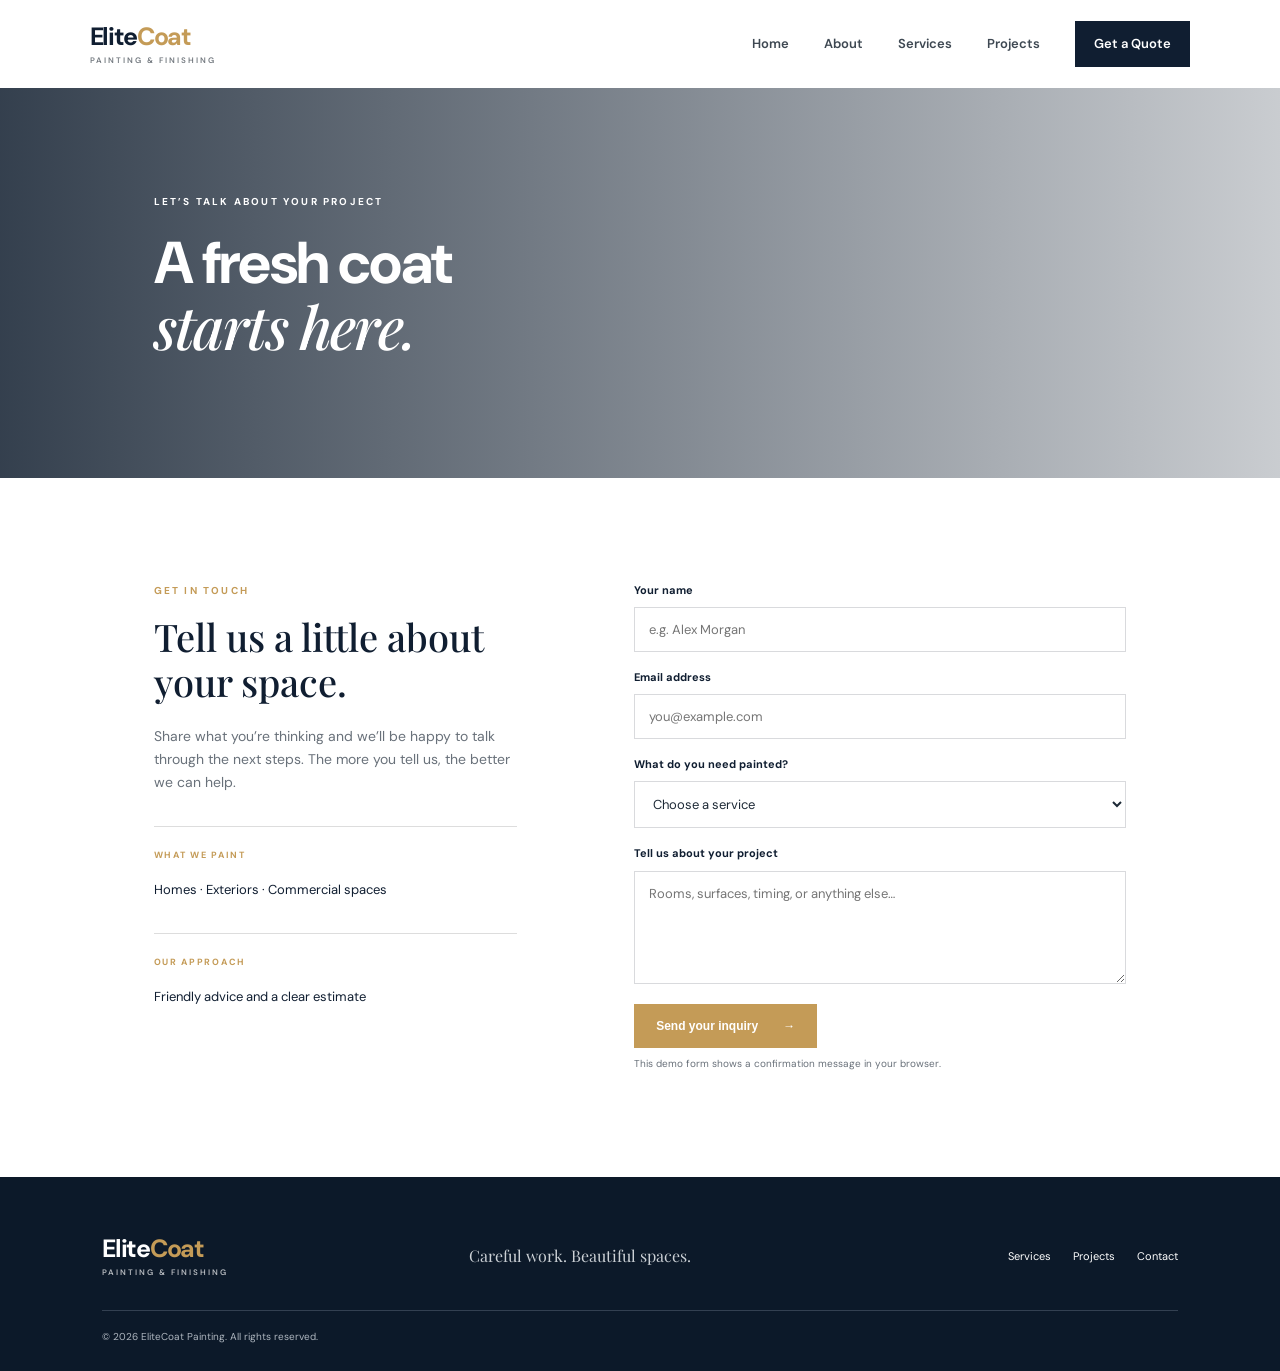
<file: contact.html>
<!doctype html><html lang="en"><head><meta charset="utf-8"><meta name="viewport" content="width=device-width, initial-scale=1"><title>Contact | EliteCoat</title><link rel="stylesheet" href="style.css"><script src="script.js" defer></script></head><body>
<header class="site-header"><a class="brand" href="index.html">Elite<span>Coat</span><small>PAINTING & FINISHING</small></a><button class="menu-toggle" aria-label="Open navigation" aria-expanded="false">☰</button><nav class="site-nav"><a href="index.html">Home</a><a href="about.html">About</a><a href="services.html">Services</a><a href="projects.html">Projects</a><a class="nav-cta active" href="contact.html">Get a Quote</a></nav></header>
<main><section class="page-hero contact-hero"><div class="page-hero-content"><p class="eyebrow">LET’S TALK ABOUT YOUR PROJECT</p><h1>A fresh coat<br><em>starts here.</em></h1></div></section><section class="contact-layout"><div class="contact-copy"><p class="eyebrow gold">GET IN TOUCH</p><h2>Tell us a little about your space.</h2><p>Share what you’re thinking and we’ll be happy to talk through the next steps. The more you tell us, the better we can help.</p><div class="contact-detail"><span>WHAT WE PAINT</span><p>Homes · Exteriors · Commercial spaces</p></div><div class="contact-detail"><span>OUR APPROACH</span><p>Friendly advice and a clear estimate</p></div></div><form class="contact-form"><label for="name">Your name</label><input id="name" name="name" type="text" placeholder="e.g. Alex Morgan" required><label for="email">Email address</label><input id="email" name="email" type="email" placeholder="you@example.com" required><label for="service">What do you need painted?</label><select id="service" name="service" required><option value="" disabled selected>Choose a service</option><option>Interior painting</option><option>Exterior painting</option><option>Commercial painting</option><option>Not sure yet</option></select><label for="message">Tell us about your project</label><textarea id="message" name="message" rows="5" placeholder="Rooms, surfaces, timing, or anything else…" required></textarea><button class="button" type="submit">Send your inquiry <span>→</span></button><p class="form-note">This demo form shows a confirmation message in your browser.</p></form></section></main><footer class="site-footer"><a class="brand" href="index.html">Elite<span>Coat</span><small>PAINTING & FINISHING</small></a><p>Careful work. Beautiful spaces.</p><div><a href="services.html">Services</a><a href="projects.html">Projects</a><a href="contact.html">Contact</a></div><small>© 2026 EliteCoat Painting. All rights reserved.</small></footer></body></html>
</file>
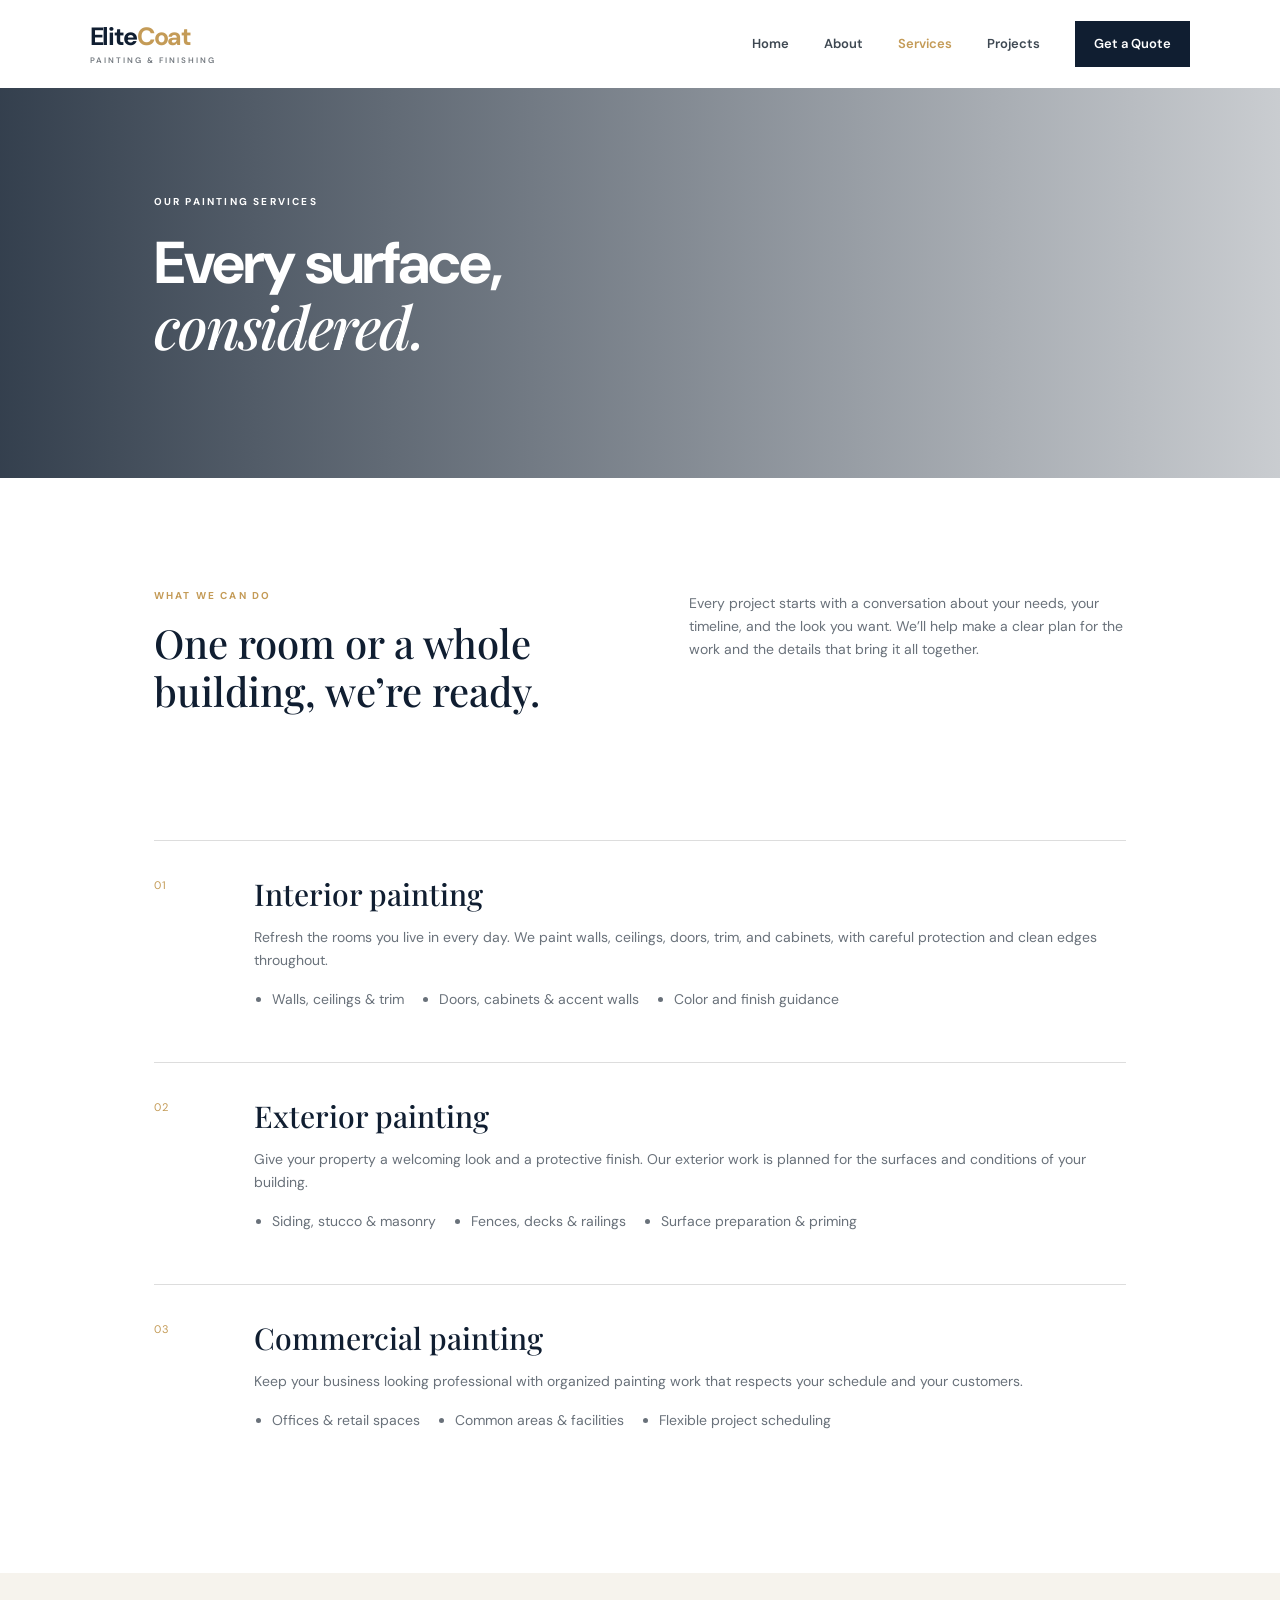
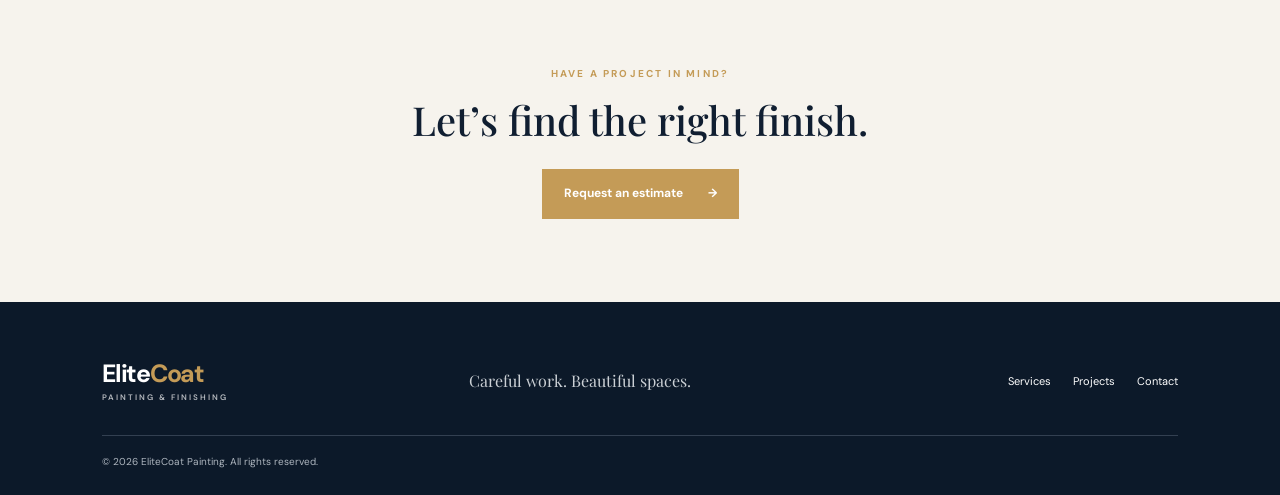
<file: services.html>
<!doctype html><html lang="en"><head><meta charset="utf-8"><meta name="viewport" content="width=device-width, initial-scale=1"><title>Painting Services | EliteCoat</title><link rel="stylesheet" href="style.css"><script src="script.js" defer></script></head><body>
<header class="site-header"><a class="brand" href="index.html">Elite<span>Coat</span><small>PAINTING & FINISHING</small></a><button class="menu-toggle" aria-label="Open navigation" aria-expanded="false">☰</button><nav class="site-nav"><a href="index.html">Home</a><a href="about.html">About</a><a class="active" href="services.html">Services</a><a href="projects.html">Projects</a><a class="nav-cta" href="contact.html">Get a Quote</a></nav></header>
<main><section class="page-hero services-hero"><div class="page-hero-content"><p class="eyebrow">OUR PAINTING SERVICES</p><h1>Every surface,<br><em>considered.</em></h1></div></section><section class="intro split"><div><p class="eyebrow gold">WHAT WE CAN DO</p><h2>One room or a whole building, we’re ready.</h2></div><div><p>Every project starts with a conversation about your needs, your timeline, and the look you want. We’ll help make a clear plan for the work and the details that bring it all together.</p></div></section><section class="service-list"><article><span class="card-number">01</span><div><h2>Interior painting</h2><p>Refresh the rooms you live in every day. We paint walls, ceilings, doors, trim, and cabinets, with careful protection and clean edges throughout.</p><ul><li>Walls, ceilings & trim</li><li>Doors, cabinets & accent walls</li><li>Color and finish guidance</li></ul></div></article><article><span class="card-number">02</span><div><h2>Exterior painting</h2><p>Give your property a welcoming look and a protective finish. Our exterior work is planned for the surfaces and conditions of your building.</p><ul><li>Siding, stucco & masonry</li><li>Fences, decks & railings</li><li>Surface preparation & priming</li></ul></div></article><article><span class="card-number">03</span><div><h2>Commercial painting</h2><p>Keep your business looking professional with organized painting work that respects your schedule and your customers.</p><ul><li>Offices & retail spaces</li><li>Common areas & facilities</li><li>Flexible project scheduling</li></ul></div></article></section><section class="cta-section"><p class="eyebrow">HAVE A PROJECT IN MIND?</p><h2>Let’s find the right finish.</h2><a class="button" href="contact.html">Request an estimate <span>→</span></a></section></main><footer class="site-footer"><a class="brand" href="index.html">Elite<span>Coat</span><small>PAINTING & FINISHING</small></a><p>Careful work. Beautiful spaces.</p><div><a href="services.html">Services</a><a href="projects.html">Projects</a><a href="contact.html">Contact</a></div><small>© 2026 EliteCoat Painting. All rights reserved.</small></footer></body></html>
</file>
<file: style.css>
@import url('https://fonts.googleapis.com/css2?family=DM+Sans:wght@400;500;600;700&family=Playfair+Display:ital,wght@0,500;0,600;1,500;1,600&display=swap');
:root{--navy:#101e31;--navy2:#1a2b40;--gold:#c49b57;--cream:#f7f5f0;--ink:#1d2936;--muted:#69717a;--white:#fff}*{box-sizing:border-box}html{scroll-behavior:smooth}body{margin:0;color:var(--ink);font-family:'DM Sans',Arial,sans-serif;line-height:1.65}a{color:inherit;text-decoration:none}.site-header{height:88px;padding:0 7%;display:flex;align-items:center;justify-content:space-between;background:#fff;position:relative;z-index:5}.brand{font-size:25px;font-weight:700;letter-spacing:-1.3px;color:var(--navy);line-height:1}.brand span{color:var(--gold)}.brand small{display:block;font-size:8px;letter-spacing:2px;font-weight:600;margin-top:7px;color:#747a80}.site-nav{display:flex;align-items:center;gap:35px;font-size:13px;font-weight:600}.site-nav a:not(.nav-cta){color:#3e4852}.site-nav a.active:not(.nav-cta),.site-nav a:hover{color:var(--gold)}.nav-cta{background:var(--navy);color:#fff;padding:12px 19px}.nav-cta:hover{background:var(--gold)}.menu-toggle{display:none;border:0;background:none;font-size:24px;color:var(--navy)}.hero{height:610px;position:relative;background:url('https://images.unsplash.com/photo-1600607687939-ce8a6c25118c?auto=format&fit=crop&w=2000&q=90') center 53%/cover;display:flex;align-items:center}.hero-shade{position:absolute;inset:0;background:linear-gradient(90deg,rgba(10,24,41,.88),rgba(10,24,41,.56) 48%,rgba(10,24,41,.08))}.hero-content{position:relative;color:#fff;margin-left:12%;max-width:570px}.eyebrow{font-size:10px;letter-spacing:2.2px;font-weight:700}.hero h1,.page-hero h1{font-size:clamp(48px,6vw,74px);line-height:1.08;letter-spacing:-1.8px;margin:20px 0}.hero h1 em,.page-hero h1 em{font-family:'Playfair Display',Georgia,serif;font-weight:500}.hero-content>p:not(.eyebrow){font-size:16px;color:#e2e4e5;margin:0 0 30px}.button{display:inline-flex;gap:25px;align-items:center;padding:15px 22px;background:var(--gold);color:#fff;font-size:12px;font-weight:700;border:0;cursor:pointer}.button:hover{background:#aa8141}.hero-note{position:absolute;right:7%;bottom:28px;color:#fff;font-size:9px;letter-spacing:1.6px}.intro{padding:100px 12%}.split{display:grid;grid-template-columns:1fr 1fr;gap:10%;align-items:start}.gold{color:var(--gold)}h2{font-family:'Playfair Display',Georgia,serif;font-weight:500;font-size:40px;line-height:1.2;color:var(--navy);margin:14px 0 20px}.intro p:not(.eyebrow){color:var(--muted);font-size:14px}.text-link{display:inline-block;margin-top:14px;color:var(--navy);font-weight:700;font-size:12px;border-bottom:1px solid var(--gold);padding-bottom:5px}.text-link span{color:var(--gold);padding-left:8px}.services-preview{background:var(--cream);padding:82px 10% 94px}.section-heading{display:flex;justify-content:space-between;align-items:end;margin-bottom:32px}.section-heading h2{margin-bottom:0}.cards{display:grid;grid-template-columns:repeat(3,1fr);gap:20px}.service-card{background:#fff;padding:30px 28px;min-height:230px}.card-number{font-size:11px;color:var(--gold);letter-spacing:1.5px}.service-card h3{font-family:'Playfair Display',Georgia,serif;font-size:23px;color:var(--navy);font-weight:500;margin:19px 0 8px}.service-card p{font-size:13px;color:var(--muted)}.service-card a{font-size:11px;font-weight:700;color:var(--navy)}.home-project{padding:90px 12%;display:grid;grid-template-columns:.8fr 1.2fr;gap:8%;align-items:center}.home-project p:not(.eyebrow){font-size:14px;color:var(--muted);max-width:370px;margin-bottom:26px}.home-project img{width:100%;height:380px;object-fit:cover}.button-dark{background:var(--navy)}.quote-band{background:var(--navy);color:white;text-align:center;padding:65px 15%}.quote-band p{font-family:'Playfair Display',Georgia,serif;font-size:28px;line-height:1.4;margin:0 auto 15px;max-width:760px}.quote-band span{font-size:9px;letter-spacing:2px;color:var(--gold)}.cta-section{text-align:center;padding:83px 20px;background:#f6f3ed}.cta-section .eyebrow{color:var(--gold)}.cta-section h2{margin:13px 0 25px}.page-hero{height:390px;background-position:center;background-size:cover;position:relative;display:flex;align-items:center}.page-hero:before{content:'';position:absolute;inset:0;background:linear-gradient(90deg,rgba(11,25,42,.83),rgba(11,25,42,.22))}.about-hero{background-image:url('https://images.unsplash.com/photo-1600210492486-724fe5c67fb0?auto=format&fit=crop&w=1800&q=85')}.services-hero{background-image:url('https://images.unsplash.com/photo-1600607687939-ce8a6c25118c?auto=format&fit=crop&w=1800&q=85')}.projects-hero{background-image:url('https://images.unsplash.com/photo-1600607687920-4e2a09cf159d?auto=format&fit=crop&w=1800&q=85')}.contact-hero{background-image:url('https://images.unsplash.com/photo-1600607687939-ce8a6c25118c?auto=format&fit=crop&w=1800&q=85')}.page-hero-content{position:relative;color:#fff;margin-left:12%}.page-hero h1{font-size:59px}.values{padding:20px 12% 90px;display:grid;grid-template-columns:repeat(3,1fr);gap:35px}.values article{border-top:1px solid #ddd;padding-top:18px}.values article>span{font-size:11px;color:var(--gold)}.values h3{font-family:'Playfair Display',Georgia,serif;font-weight:500;color:var(--navy);font-size:22px}.values p{font-size:13px;color:var(--muted)}.about-image{padding:0 12% 90px}.about-image img{width:100%;height:420px;object-fit:cover}.service-list{padding:5px 12% 90px}.service-list article{display:grid;grid-template-columns:80px 1fr;gap:20px;border-top:1px solid #ddd;padding:35px 0}.service-list h2{font-size:30px;margin:0 0 10px}.service-list p,.service-list li{font-size:14px;color:var(--muted)}.service-list ul{display:flex;gap:35px;flex-wrap:wrap;padding-left:18px}.gallery{padding:0 10% 90px;display:grid;grid-template-columns:1fr 1fr;gap:35px 25px}.gallery-item{margin:0}.gallery-item img{display:block;width:100%;height:290px;object-fit:cover}.gallery-large{grid-column:span 2}.gallery-large img{height:480px}.gallery-item figcaption{padding:13px 0;display:flex;justify-content:space-between;gap:10px;color:var(--navy)}.gallery-item figcaption b{font-size:9px;letter-spacing:1.3px;color:var(--gold)}.gallery-item figcaption span{font-family:'Playfair Display',Georgia,serif;font-size:17px}.contact-layout{padding:95px 12%;display:grid;grid-template-columns:.85fr 1.15fr;gap:12%}.contact-copy h2{font-size:38px}.contact-copy>p:not(.eyebrow){color:var(--muted);font-size:14px}.contact-detail{margin-top:32px;border-top:1px solid #ddd;padding-top:13px}.contact-detail span{font-size:9px;letter-spacing:1.7px;color:var(--gold);font-weight:700}.contact-detail p{font-size:13px;color:var(--navy)}.contact-form{display:grid;grid-template-columns:1fr;gap:8px}.contact-form label{font-size:11px;font-weight:700;color:var(--navy);margin-top:8px}.contact-form input,.contact-form select,.contact-form textarea{width:100%;padding:13px 14px;border:1px solid #d9dadd;background:#fff;font:13px 'DM Sans',Arial,sans-serif;color:var(--ink)}.contact-form textarea{resize:vertical}.contact-form .button{justify-self:start;margin-top:12px}.form-note{font-size:10px;color:var(--muted);margin-top:0}.site-footer{background:#0c1929;color:#fff;padding:50px 8% 25px;display:grid;grid-template-columns:1fr 1fr 1fr;align-items:center;gap:25px}.site-footer .brand{color:white}.site-footer .brand small{color:#b5b9be}.site-footer>p{font-family:'Playfair Display',Georgia,serif;color:#cbd0d5}.site-footer>div{display:flex;justify-content:flex-end;gap:22px;font-size:11px}.site-footer>small{grid-column:1/-1;border-top:1px solid #334051;padding-top:18px;color:#aeb6bf;font-size:10px}
@media(max-width:760px){.site-header{height:74px;padding:0 6%}.menu-toggle{display:block}.site-nav{display:none;position:absolute;left:0;right:0;top:74px;background:#fff;padding:18px 6% 25px;flex-direction:column;align-items:stretch;gap:15px;box-shadow:0 10px 15px #0001}.site-nav.open{display:flex}.nav-cta{text-align:center}.hero{height:570px;background-position:60% center}.hero-content{margin:0 7%}.hero-note{right:auto;left:7%;font-size:8px}.intro{padding:68px 8%}.split{grid-template-columns:1fr;gap:15px}.intro h2,h2{font-size:34px}.services-preview{padding:65px 7%}.section-heading{display:block}.section-heading .text-link{margin-top:18px}.cards{grid-template-columns:1fr}.service-card{min-height:0}.home-project{padding:65px 8%;grid-template-columns:1fr;gap:30px}.home-project img{height:290px}.quote-band{padding:52px 8%}.quote-band p{font-size:23px}.page-hero{height:340px}.page-hero-content{margin-left:8%}.page-hero h1{font-size:48px}.values{padding:0 8% 65px;grid-template-columns:1fr;gap:12px}.about-image{padding:0 8% 65px}.about-image img{height:280px}.service-list{padding:0 8% 65px}.service-list article{grid-template-columns:42px 1fr;gap:8px}.service-list ul{display:block}.gallery{padding:0 7% 65px;grid-template-columns:1fr;gap:20px}.gallery-large{grid-column:auto}.gallery-item img,.gallery-large img{height:270px}.gallery-item figcaption{display:block}.gallery-item figcaption span{display:block}.contact-layout{padding:65px 8%;grid-template-columns:1fr;gap:35px}.site-footer{padding:40px 8% 22px;grid-template-columns:1fr;gap:12px}.site-footer>div{justify-content:flex-start;flex-wrap:wrap}.site-footer>small{grid-column:auto;margin-top:15px}.cta-section{padding:65px 8%}}
</file>
